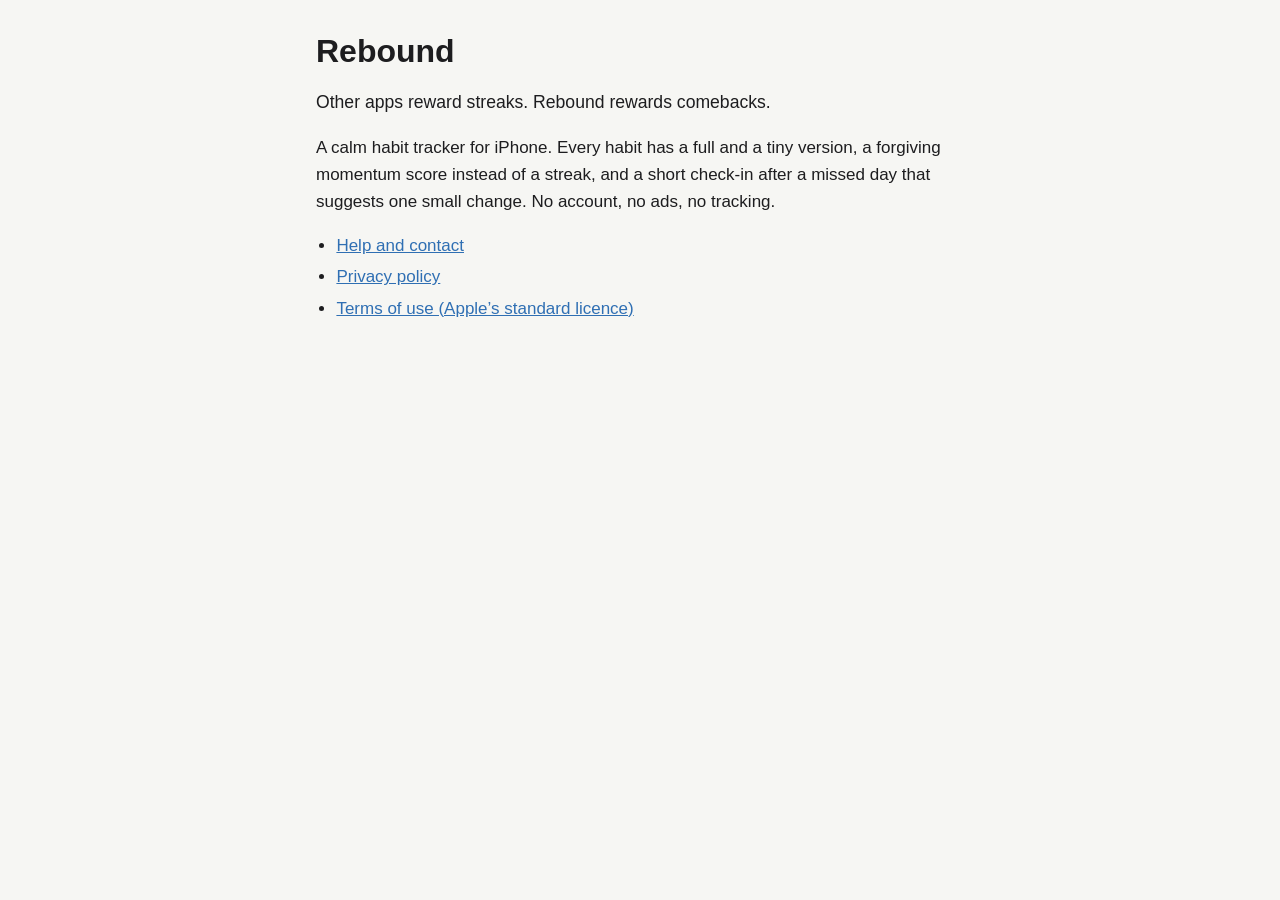
<file: index.html>
<!doctype html>
<html lang="en">
<head>
<meta charset="utf-8">
<meta name="viewport" content="width=device-width, initial-scale=1">
<title>Rebound Habit Tracker</title>
<link rel="stylesheet" href="style.css">
</head>
<body>
<main>
<h1>Rebound</h1>
<p class="lead">Other apps reward streaks. Rebound rewards comebacks.</p>
<p>A calm habit tracker for iPhone. Every habit has a full and a tiny version, a forgiving momentum
score instead of a streak, and a short check-in after a missed day that suggests one small change.
No account, no ads, no tracking.</p>
<ul class="links">
<li><a href="support.html">Help and contact</a></li>
<li><a href="privacy.html">Privacy policy</a></li>
<li><a href="https://www.apple.com/legal/internet-services/itunes/dev/stdeula/">Terms of use (Apple’s standard licence)</a></li>
</ul>
</main>
</body>
</html>
</file>
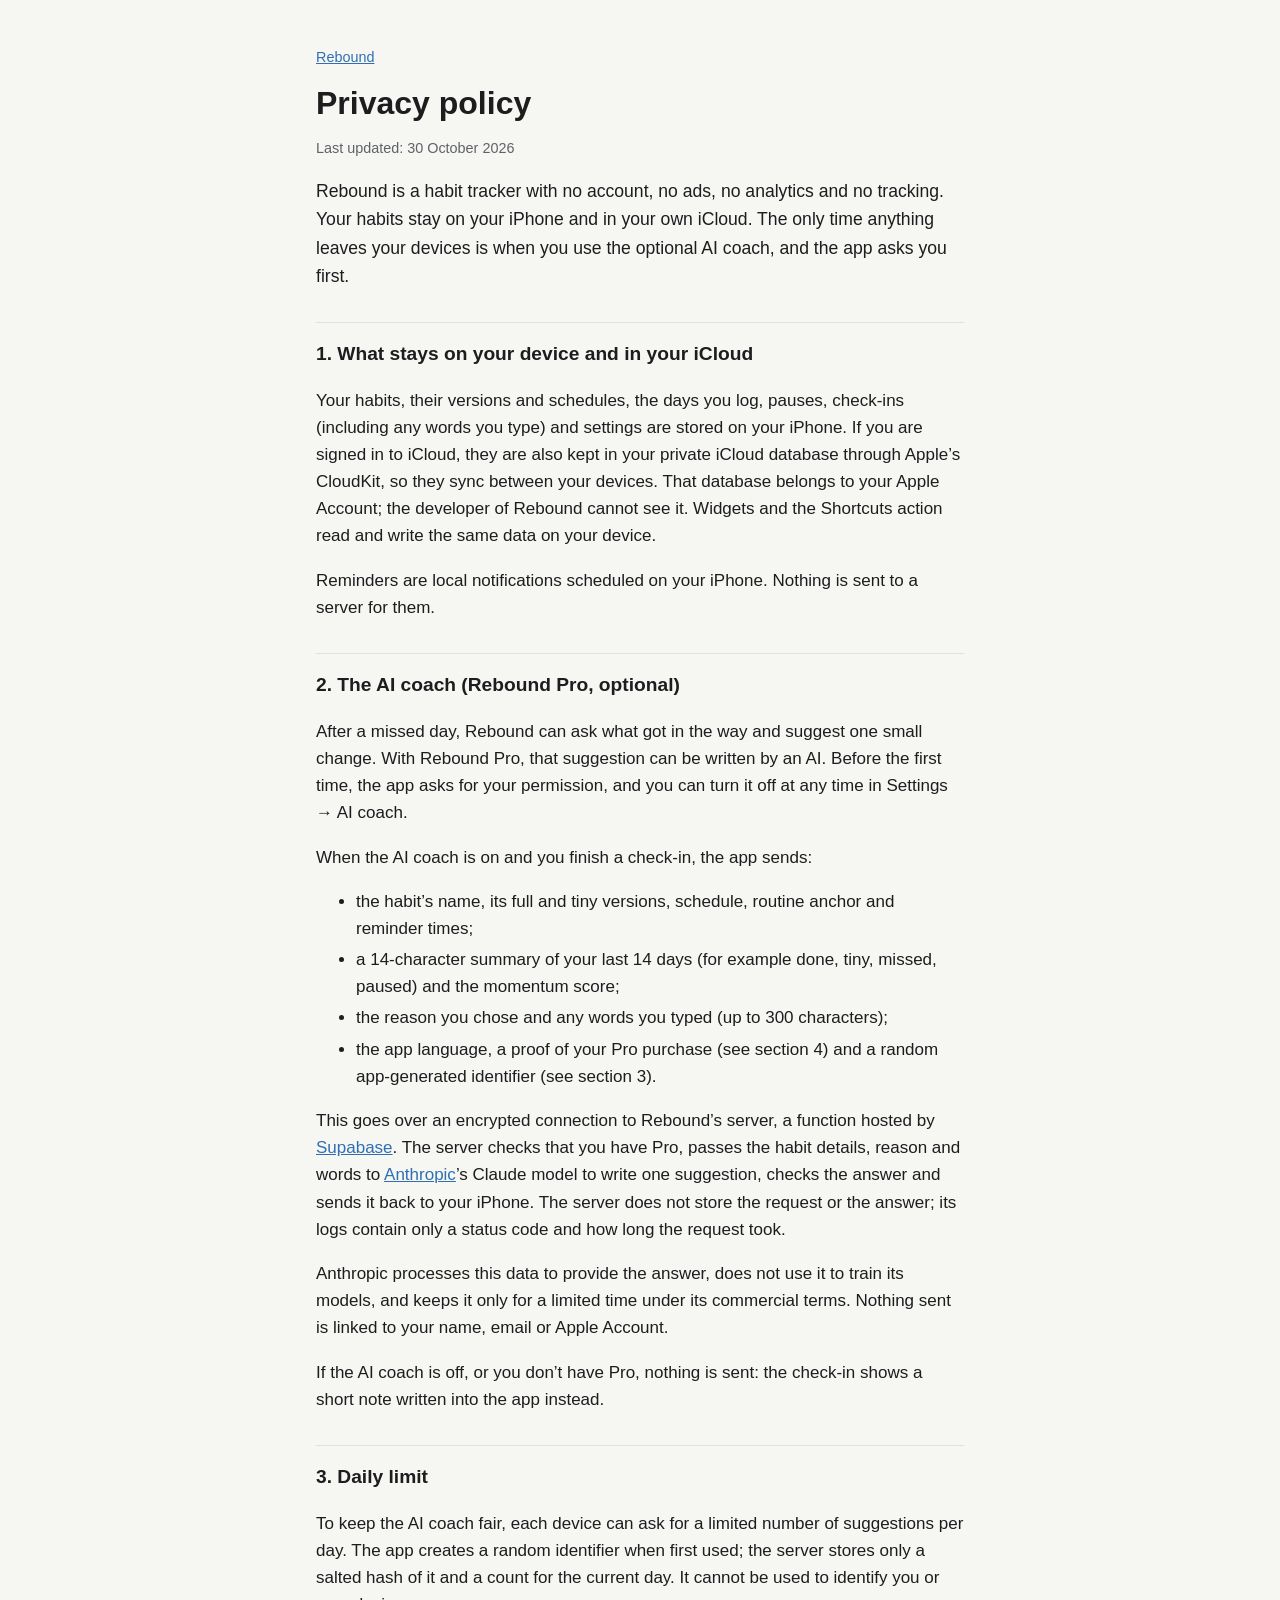
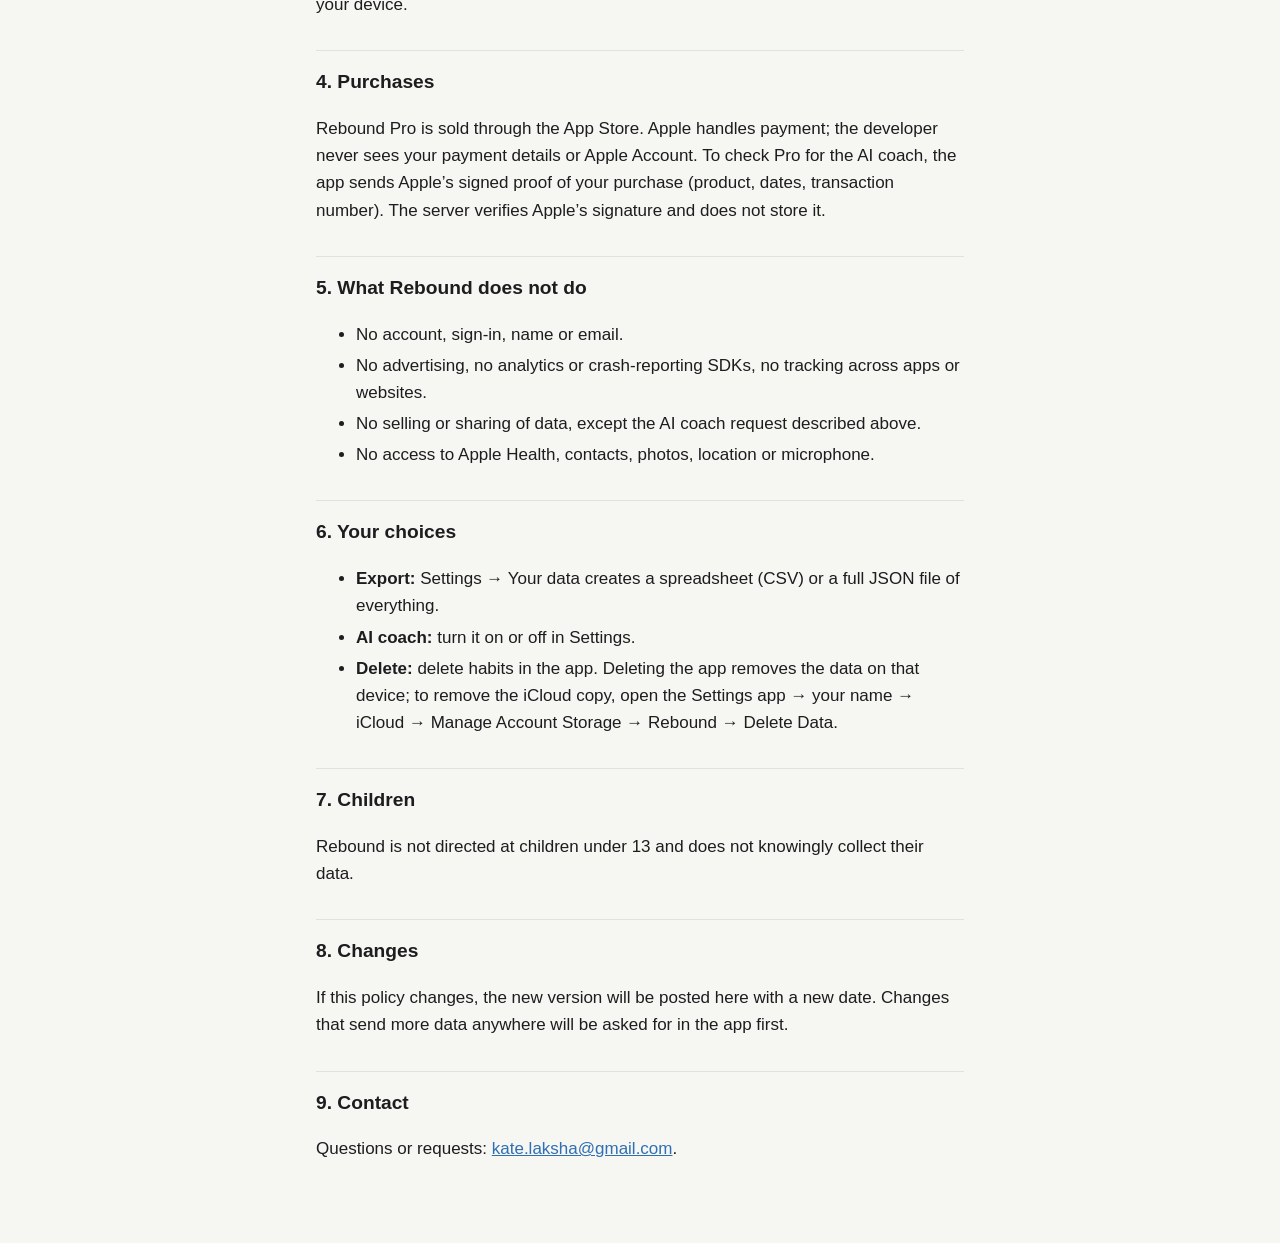
<file: privacy.html>
<!doctype html>
<html lang="en">
<head>
<meta charset="utf-8">
<meta name="viewport" content="width=device-width, initial-scale=1">
<title>Rebound Privacy Policy</title>
<link rel="stylesheet" href="style.css">
</head>
<body>
<main>
<p class="back"><a href="index.html">Rebound</a></p>
<h1>Privacy policy</h1>
<p class="meta">Last updated: 30 October 2026</p>

<p class="lead">Rebound is a habit tracker with no account, no ads, no analytics and no tracking.
Your habits stay on your iPhone and in your own iCloud. The only time anything leaves your devices
is when you use the optional AI coach, and the app asks you first.</p>

<h2>1. What stays on your device and in your iCloud</h2>
<p>Your habits, their versions and schedules, the days you log, pauses, check-ins (including any
words you type) and settings are stored on your iPhone. If you are signed in to iCloud, they are
also kept in your private iCloud database through Apple’s CloudKit, so they sync between your
devices. That database belongs to your Apple Account; the developer of Rebound cannot see it.
Widgets and the Shortcuts action read and write the same data on your device.</p>
<p>Reminders are local notifications scheduled on your iPhone. Nothing is sent to a server for them.</p>

<h2>2. The AI coach (Rebound Pro, optional)</h2>
<p>After a missed day, Rebound can ask what got in the way and suggest one small change. With
Rebound Pro, that suggestion can be written by an AI. Before the first time, the app asks for your
permission, and you can turn it off at any time in Settings → AI coach.</p>
<p>When the AI coach is on and you finish a check-in, the app sends:</p>
<ul>
<li>the habit’s name, its full and tiny versions, schedule, routine anchor and reminder times;</li>
<li>a 14-character summary of your last 14 days (for example done, tiny, missed, paused) and the momentum score;</li>
<li>the reason you chose and any words you typed (up to 300 characters);</li>
<li>the app language, a proof of your Pro purchase (see section 4) and a random app-generated identifier (see section 3).</li>
</ul>
<p>This goes over an encrypted connection to Rebound’s server, a function hosted by
<a href="https://supabase.com/privacy">Supabase</a>. The server checks that you have Pro, passes the
habit details, reason and words to <a href="https://www.anthropic.com/legal/privacy">Anthropic</a>’s
Claude model to write one suggestion, checks the answer and sends it back to your iPhone. The
server does not store the request or the answer; its logs contain only a status code and how long
the request took.</p>
<p>Anthropic processes this data to provide the answer, does not use it to train its models, and
keeps it only for a limited time under its commercial terms. Nothing sent is linked to your name,
email or Apple Account.</p>
<p>If the AI coach is off, or you don’t have Pro, nothing is sent: the check-in shows a short note
written into the app instead.</p>

<h2>3. Daily limit</h2>
<p>To keep the AI coach fair, each device can ask for a limited number of suggestions per day. The
app creates a random identifier when first used; the server stores only a salted hash of it and a
count for the current day. It cannot be used to identify you or your device.</p>

<h2>4. Purchases</h2>
<p>Rebound Pro is sold through the App Store. Apple handles payment; the developer never sees your
payment details or Apple Account. To check Pro for the AI coach, the app sends Apple’s signed proof
of your purchase (product, dates, transaction number). The server verifies Apple’s signature and
does not store it.</p>

<h2>5. What Rebound does not do</h2>
<ul>
<li>No account, sign-in, name or email.</li>
<li>No advertising, no analytics or crash-reporting SDKs, no tracking across apps or websites.</li>
<li>No selling or sharing of data, except the AI coach request described above.</li>
<li>No access to Apple Health, contacts, photos, location or microphone.</li>
</ul>

<h2>6. Your choices</h2>
<ul>
<li><strong>Export:</strong> Settings → Your data creates a spreadsheet (CSV) or a full JSON file of everything.</li>
<li><strong>AI coach:</strong> turn it on or off in Settings.</li>
<li><strong>Delete:</strong> delete habits in the app. Deleting the app removes the data on that device;
to remove the iCloud copy, open the Settings app → your name → iCloud → Manage Account Storage → Rebound → Delete Data.</li>
</ul>

<h2>7. Children</h2>
<p>Rebound is not directed at children under 13 and does not knowingly collect their data.</p>

<h2>8. Changes</h2>
<p>If this policy changes, the new version will be posted here with a new date. Changes that send
more data anywhere will be asked for in the app first.</p>

<h2>9. Contact</h2>
<p>Questions or requests: <a href="mailto:kate.laksha@gmail.com">kate.laksha@gmail.com</a>.</p>
</main>
</body>
</html>
</file>
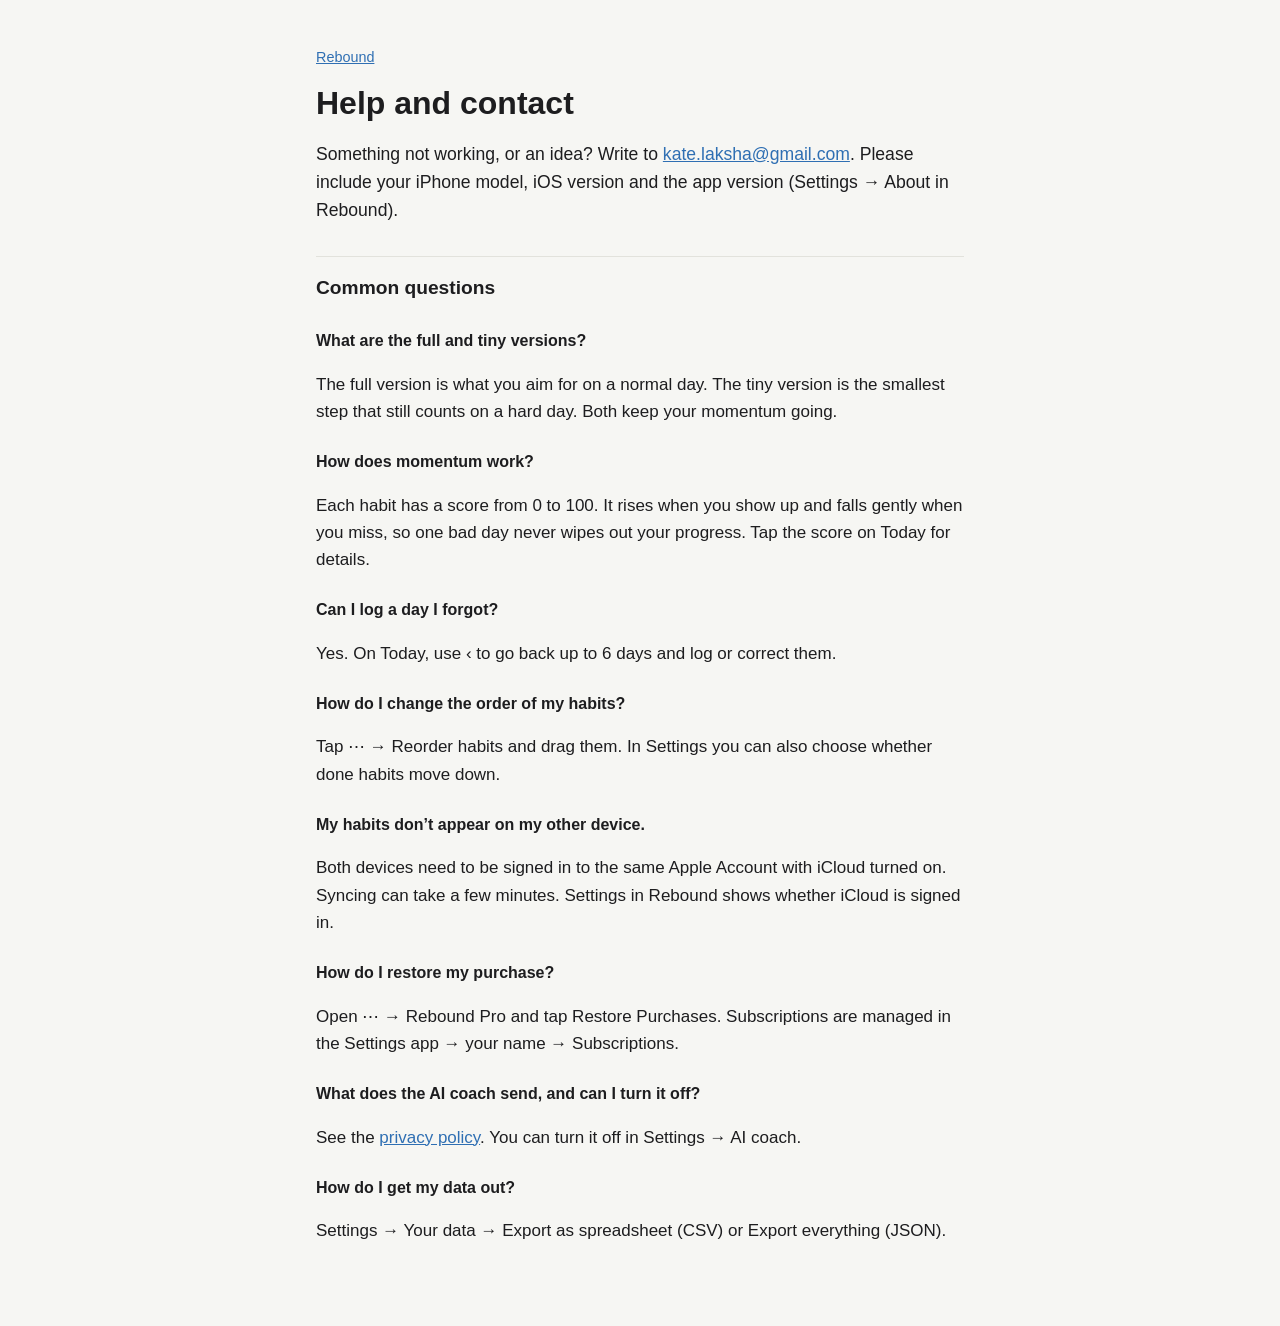
<file: support.html>
<!doctype html>
<html lang="en">
<head>
<meta charset="utf-8">
<meta name="viewport" content="width=device-width, initial-scale=1">
<title>Rebound Help</title>
<link rel="stylesheet" href="style.css">
</head>
<body>
<main>
<p class="back"><a href="index.html">Rebound</a></p>
<h1>Help and contact</h1>
<p class="lead">Something not working, or an idea? Write to
<a href="mailto:kate.laksha@gmail.com">kate.laksha@gmail.com</a>. Please include your iPhone model, iOS version and
the app version (Settings → About in Rebound).</p>

<h2>Common questions</h2>

<h3>What are the full and tiny versions?</h3>
<p>The full version is what you aim for on a normal day. The tiny version is the smallest step that
still counts on a hard day. Both keep your momentum going.</p>

<h3>How does momentum work?</h3>
<p>Each habit has a score from 0 to 100. It rises when you show up and falls gently when you miss,
so one bad day never wipes out your progress. Tap the score on Today for details.</p>

<h3>Can I log a day I forgot?</h3>
<p>Yes. On Today, use ‹ to go back up to 6 days and log or correct them.</p>

<h3>How do I change the order of my habits?</h3>
<p>Tap ⋯ → Reorder habits and drag them. In Settings you can also choose whether done habits move down.</p>

<h3>My habits don’t appear on my other device.</h3>
<p>Both devices need to be signed in to the same Apple Account with iCloud turned on. Syncing can
take a few minutes. Settings in Rebound shows whether iCloud is signed in.</p>

<h3>How do I restore my purchase?</h3>
<p>Open ⋯ → Rebound Pro and tap Restore Purchases. Subscriptions are managed in the Settings app →
your name → Subscriptions.</p>

<h3>What does the AI coach send, and can I turn it off?</h3>
<p>See the <a href="privacy.html">privacy policy</a>. You can turn it off in Settings → AI coach.</p>

<h3>How do I get my data out?</h3>
<p>Settings → Your data → Export as spreadsheet (CSV) or Export everything (JSON).</p>
</main>
</body>
</html>
</file>
<file: style.css>
:root {
  --bg: #f6f6f3;
  --text: #1d1d1f;
  --muted: #5f6368;
  --link: #2f6fb3;
  --rule: #e2e2dc;
}
@media (prefers-color-scheme: dark) {
  :root {
    --bg: #161617;
    --text: #f2f2f2;
    --muted: #a8a8ad;
    --link: #7fb2ec;
    --rule: #2c2c2e;
  }
}
* { box-sizing: border-box; }
body {
  margin: 0;
  background: var(--bg);
  color: var(--text);
  font: 17px/1.6 -apple-system, BlinkMacSystemFont, "Segoe UI", Roboto, sans-serif;
}
main { max-width: 680px; margin: 0 auto; padding: 32px 16px 64px; }
h1 { font-size: 2rem; line-height: 1.2; margin: 0 0 8px; }
h2 { font-size: 1.2rem; margin: 32px 0 8px; padding-top: 16px; border-top: 1px solid var(--rule); }
h3 { font-size: 1rem; margin: 24px 0 4px; }
a { color: var(--link); }
.lead { font-size: 1.1rem; }
.meta, .back { color: var(--muted); font-size: 0.9rem; }
.links { padding-left: 1.2em; }
li { margin: 4px 0; }
</file>
